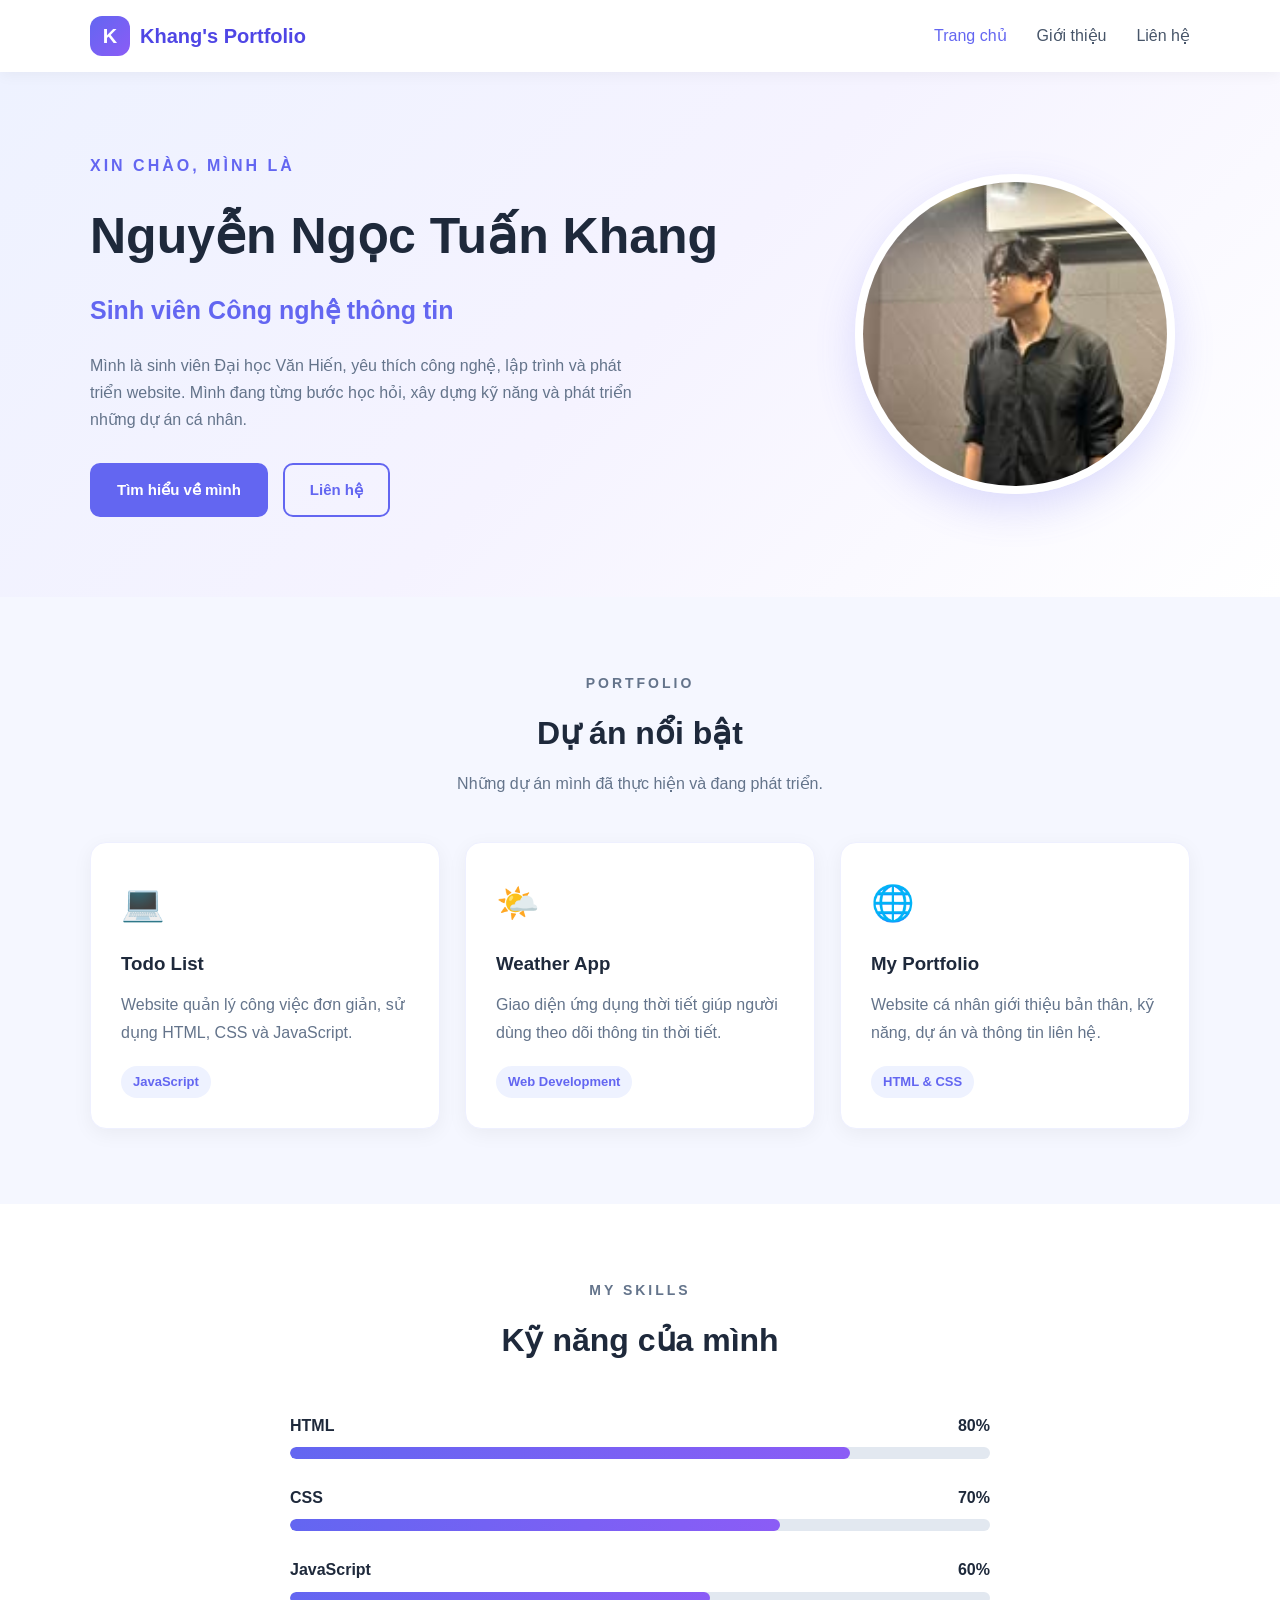
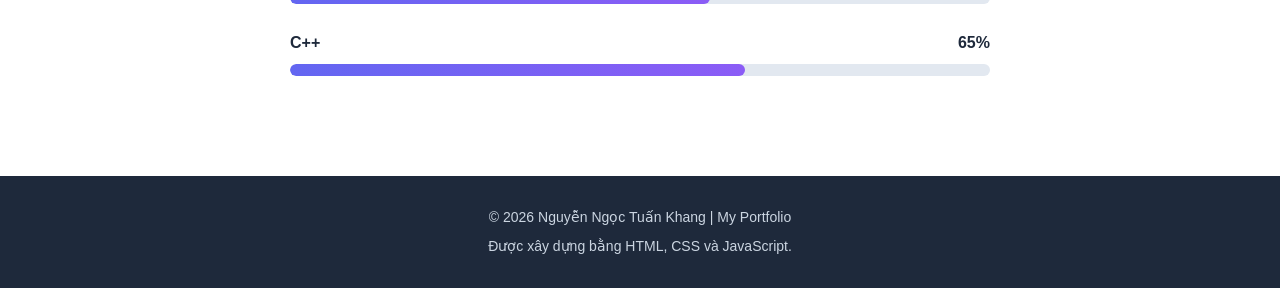
<file: index.html>
<!DOCTYPE html>
<html lang="vi">
<head>
    <meta charset="UTF-8">
    <meta name="viewport" content="width=device-width, initial-scale=1.0">
    <title>Nguyễn Ngọc Tuấn Khang | Portfolio</title>
    <link rel="stylesheet" href="css/style.css">
</head>
<body>

    <nav class="navbar">
        <div class="container nav-container">
            <a href="index.html" class="logo">
                <span class="logo-icon">K</span>
                <span>Khang's Portfolio</span>
            </a>

            <div class="nav-menu">
                <a href="index.html" class="active">Trang chủ</a>
                <a href="about.html">Giới thiệu</a>
                <a href="contact.html">Liên hệ</a>
            </div>
        </div>
    </nav>

    <header class="hero">
        <div class="container hero-container">
            <div class="hero-content">
                <p class="hello">XIN CHÀO, MÌNH LÀ</p>
                <h1>Nguyễn Ngọc Tuấn Khang</h1>
                <h2>Sinh viên Công nghệ thông tin</h2>

                <p class="hero-description">
                    Mình là sinh viên Đại học Văn Hiến,
                    yêu thích công nghệ, lập trình và phát triển website.
                    Mình đang từng bước học hỏi, xây dựng kỹ năng
                    và phát triển những dự án cá nhân.
                </p>

                <div class="hero-buttons">
                    <a href="about.html" class="btn btn-primary">
                        Tìm hiểu về mình
                    </a>

                    <a href="contact.html" class="btn btn-outline">
                        Liên hệ
                    </a>
                </div>
            </div>

            <div class="hero-image">
                <img src="images/avatar.jpg" alt="Nguyễn Ngọc Tuấn Khang">
            </div>
        </div>
    </header>

    <section class="section">
        <div class="container">
            <div class="section-heading">
                <p class="section-subtitle">PORTFOLIO</p>
                <h2>Dự án nổi bật</h2>
                <p>Những dự án mình đã thực hiện và đang phát triển.</p>
            </div>

            <div class="project-grid">
                <div class="project-card">
                    <div class="project-icon">💻</div>
                    <h3>Todo List</h3>
                    <p>
                        Website quản lý công việc đơn giản,
                        sử dụng HTML, CSS và JavaScript.
                    </p>
                    <span class="tag">JavaScript</span>
                </div>

                <div class="project-card">
                    <div class="project-icon">🌤️</div>
                    <h3>Weather App</h3>
                    <p>
                        Giao diện ứng dụng thời tiết giúp
                        người dùng theo dõi thông tin thời tiết.
                    </p>
                    <span class="tag">Web Development</span>
                </div>

                <div class="project-card">
                    <div class="project-icon">🌐</div>
                    <h3>My Portfolio</h3>
                    <p>
                        Website cá nhân giới thiệu bản thân,
                        kỹ năng, dự án và thông tin liên hệ.
                    </p>
                    <span class="tag">HTML & CSS</span>
                </div>
            </div>
        </div>
    </section>

    <section class="section skills-section">
        <div class="container">
            <div class="section-heading">
                <p class="section-subtitle">MY SKILLS</p>
                <h2>Kỹ năng của mình</h2>
            </div>

            <div class="skills">
                <div class="skill">
                    <div class="skill-info">
                        <span>HTML</span>
                        <span>80%</span>
                    </div>
                    <div class="skill-bar">
                        <div class="skill-progress html"></div>
                    </div>
                </div>

                <div class="skill">
                    <div class="skill-info">
                        <span>CSS</span>
                        <span>70%</span>
                    </div>
                    <div class="skill-bar">
                        <div class="skill-progress css"></div>
                    </div>
                </div>

                <div class="skill">
                    <div class="skill-info">
                        <span>JavaScript</span>
                        <span>60%</span>
                    </div>
                    <div class="skill-bar">
                        <div class="skill-progress javascript"></div>
                    </div>
                </div>

                <div class="skill">
                    <div class="skill-info">
                        <span>C++</span>
                        <span>65%</span>
                    </div>
                    <div class="skill-bar">
                        <div class="skill-progress cpp"></div>
                    </div>
                </div>
            </div>
        </div>
    </section>

    <footer class="footer">
        <div class="container">
            <p>© 2026 Nguyễn Ngọc Tuấn Khang | My Portfolio</p>
            <p>Được xây dựng bằng HTML, CSS và JavaScript.</p>
        </div>
    </footer>

    <script src="js/script.js"></script>
</body>
</html>
</file>
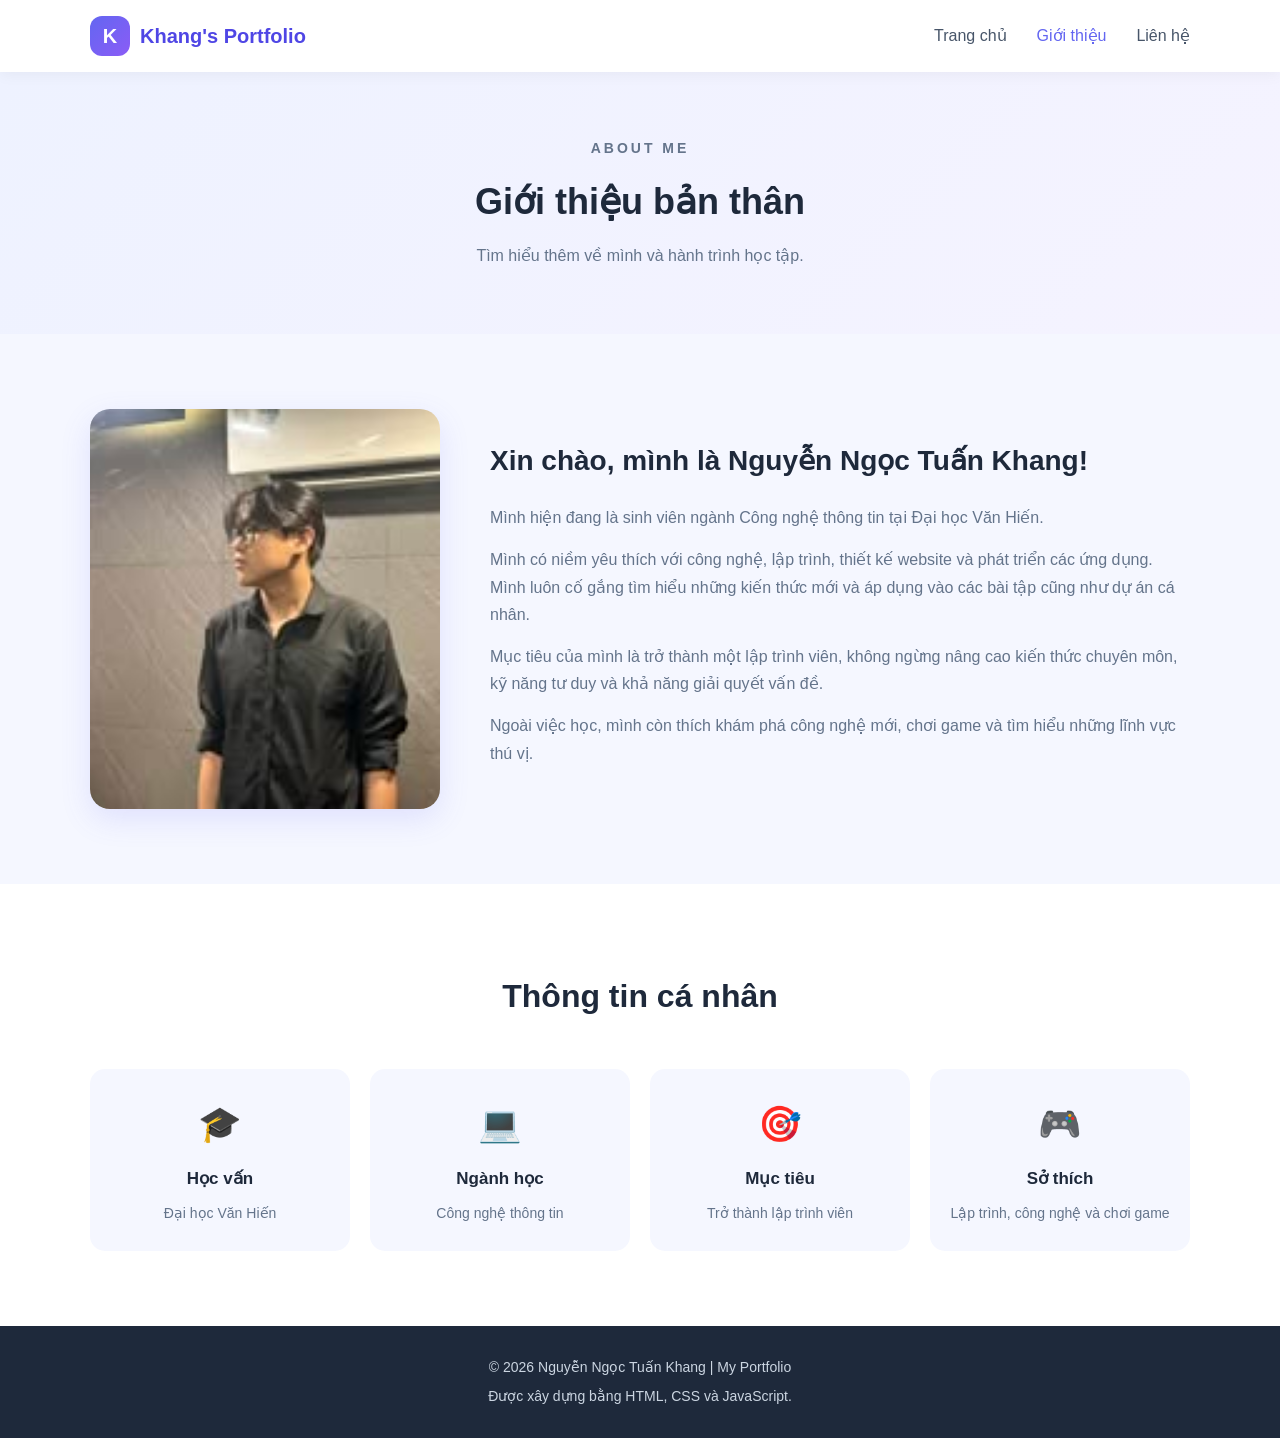
<file: about.html>
<!DOCTYPE html>
<html lang="vi">
<head>
    <meta charset="UTF-8">
    <meta name="viewport" content="width=device-width, initial-scale=1.0">
    <title>Giới thiệu | Nguyễn Ngọc Tuấn Khang</title>
    <link rel="stylesheet" href="css/style.css">
</head>
<body>

    <nav class="navbar">
        <div class="container nav-container">
            <a href="index.html" class="logo">
                <span class="logo-icon">K</span>
                <span>Khang's Portfolio</span>
            </a>

            <div class="nav-menu">
                <a href="index.html">Trang chủ</a>
                <a href="about.html" class="active">Giới thiệu</a>
                <a href="contact.html">Liên hệ</a>
            </div>
        </div>
    </nav>

    <header class="page-header">
        <div class="container">
            <p class="section-subtitle">ABOUT ME</p>
            <h1>Giới thiệu bản thân</h1>
            <p>Tìm hiểu thêm về mình và hành trình học tập.</p>
        </div>
    </header>

    <section class="section">
        <div class="container about-container">
            <div class="about-image">
                <img src="images/avatar.jpg" alt="Nguyễn Ngọc Tuấn Khang">
            </div>

            <div class="about-content">
                <h2>Xin chào, mình là Nguyễn Ngọc Tuấn Khang!</h2>

                <p>
                    Mình hiện đang là sinh viên ngành Công nghệ thông tin
                    tại Đại học Văn Hiến.
                </p>

                <p>
                    Mình có niềm yêu thích với công nghệ, lập trình,
                    thiết kế website và phát triển các ứng dụng.
                    Mình luôn cố gắng tìm hiểu những kiến thức mới
                    và áp dụng vào các bài tập cũng như dự án cá nhân.
                </p>

                <p>
                    Mục tiêu của mình là trở thành một lập trình viên,
                    không ngừng nâng cao kiến thức chuyên môn,
                    kỹ năng tư duy và khả năng giải quyết vấn đề.
                </p>

                <p>
                    Ngoài việc học, mình còn thích khám phá công nghệ mới,
                    chơi game và tìm hiểu những lĩnh vực thú vị.
                </p>
            </div>
        </div>
    </section>

    <section class="section info-section">
        <div class="container">
            <div class="section-heading">
                <h2>Thông tin cá nhân</h2>
            </div>

            <div class="info-grid">
                <div class="info-card">
                    <span class="info-icon">🎓</span>
                    <h3>Học vấn</h3>
                    <p>Đại học Văn Hiến</p>
                </div>

                <div class="info-card">
                    <span class="info-icon">💻</span>
                    <h3>Ngành học</h3>
                    <p>Công nghệ thông tin</p>
                </div>

                <div class="info-card">
                    <span class="info-icon">🎯</span>
                    <h3>Mục tiêu</h3>
                    <p>Trở thành lập trình viên</p>
                </div>

                <div class="info-card">
                    <span class="info-icon">🎮</span>
                    <h3>Sở thích</h3>
                    <p>Lập trình, công nghệ và chơi game</p>
                </div>
            </div>
        </div>
    </section>

    <footer class="footer">
        <div class="container">
            <p>© 2026 Nguyễn Ngọc Tuấn Khang | My Portfolio</p>
            <p>Được xây dựng bằng HTML, CSS và JavaScript.</p>
        </div>
    </footer>

    <script src="js/script.js"></script>
</body>
</html>
</file>
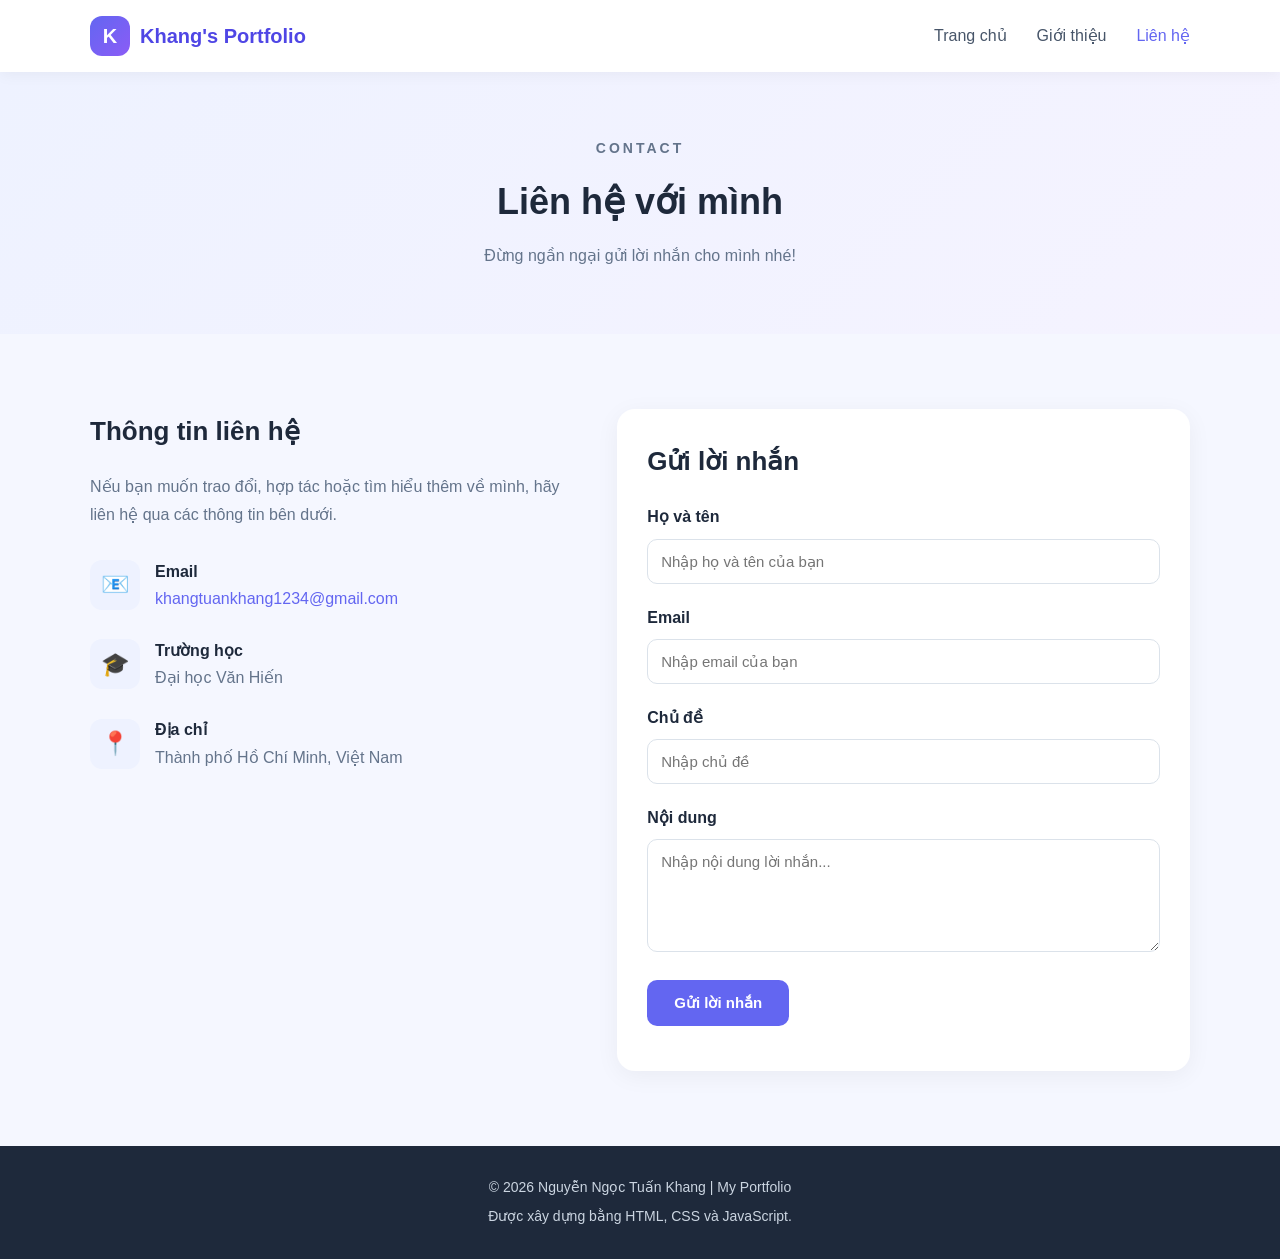
<file: contact.html>
<!DOCTYPE html>
<html lang="vi">
<head>
    <meta charset="UTF-8">
    <meta name="viewport" content="width=device-width, initial-scale=1.0">
    <title>Liên hệ | Nguyễn Ngọc Tuấn Khang</title>
    <link rel="stylesheet" href="css/style.css">
</head>
<body>

    <nav class="navbar">
        <div class="container nav-container">
            <a href="index.html" class="logo">
                <span class="logo-icon">K</span>
                <span>Khang's Portfolio</span>
            </a>

            <div class="nav-menu">
                <a href="index.html">Trang chủ</a>
                <a href="about.html">Giới thiệu</a>
                <a href="contact.html" class="active">Liên hệ</a>
            </div>
        </div>
    </nav>

    <header class="page-header">
        <div class="container">
            <p class="section-subtitle">CONTACT</p>
            <h1>Liên hệ với mình</h1>
            <p>Đừng ngần ngại gửi lời nhắn cho mình nhé!</p>
        </div>
    </header>

    <section class="section">
        <div class="container contact-container">

            <div class="contact-info">
                <h2>Thông tin liên hệ</h2>

                <p>
                    Nếu bạn muốn trao đổi, hợp tác hoặc tìm hiểu
                    thêm về mình, hãy liên hệ qua các thông tin bên dưới.
                </p>

                <div class="contact-item">
                    <span class="contact-icon">📧</span>
                    <div>
                        <h3>Email</h3>
                        <p>
                            <a href="mailto:khangtuankhang1234@gmail.com">
                                khangtuankhang1234@gmail.com
                            </a>
                        </p>
                    </div>
                </div>

                <div class="contact-item">
                    <span class="contact-icon">🎓</span>
                    <div>
                        <h3>Trường học</h3>
                        <p>Đại học Văn Hiến</p>
                    </div>
                </div>

                <div class="contact-item">
                    <span class="contact-icon">📍</span>
                    <div>
                        <h3>Địa chỉ</h3>
                        <p>Thành phố Hồ Chí Minh, Việt Nam</p>
                    </div>
                </div>
            </div>

            <div class="contact-form-box">
                <h2>Gửi lời nhắn</h2>

                <form id="contactForm">
                    <div class="form-group">
                        <label for="name">Họ và tên</label>
                        <input
                            type="text"
                            id="name"
                            name="name"
                            placeholder="Nhập họ và tên của bạn"
                            required
                        >
                    </div>

                    <div class="form-group">
                        <label for="email">Email</label>
                        <input
                            type="email"
                            id="email"
                            name="email"
                            placeholder="Nhập email của bạn"
                            required
                        >
                    </div>

                    <div class="form-group">
                        <label for="subject">Chủ đề</label>
                        <input
                            type="text"
                            id="subject"
                            name="subject"
                            placeholder="Nhập chủ đề"
                            required
                        >
                    </div>

                    <div class="form-group">
                        <label for="message">Nội dung</label>
                        <textarea
                            id="message"
                            name="message"
                            rows="5"
                            placeholder="Nhập nội dung lời nhắn..."
                            required
                        ></textarea>
                    </div>

                    <button type="submit" class="btn btn-primary">
                        Gửi lời nhắn
                    </button>

                    <p id="formMessage"></p>
                </form>
            </div>

        </div>
    </section>

    <footer class="footer">
        <div class="container">
            <p>© 2026 Nguyễn Ngọc Tuấn Khang | My Portfolio</p>
            <p>Được xây dựng bằng HTML, CSS và JavaScript.</p>
        </div>
    </footer>

    <script src="js/script.js"></script>
</body>
</html>
</file>
<file: css/style.css>
* {
    margin: 0;
    padding: 0;
    box-sizing: border-box;
}

html {
    scroll-behavior: smooth;
}

body {
    font-family: "Segoe UI", Arial, sans-serif;
    line-height: 1.7;
    background: #f5f7ff;
    color: #1e293b;
}

a {
    text-decoration: none;
    color: inherit;
}

img {
    max-width: 100%;
    display: block;
}

.container {
    width: 90%;
    max-width: 1100px;
    margin: 0 auto;
}

.navbar {
    background: white;
    padding: 16px 0;
    box-shadow: 0 2px 15px rgba(0, 0, 0, 0.05);
    position: sticky;
    top: 0;
    z-index: 100;
}

.nav-container {
    display: flex;
    justify-content: space-between;
    align-items: center;
}

.logo {
    display: flex;
    align-items: center;
    gap: 10px;
    font-size: 20px;
    font-weight: bold;
    color: #4f46e5;
}

.logo-icon {
    width: 40px;
    height: 40px;
    background: linear-gradient(135deg, #6366f1, #8b5cf6);
    color: white;
    display: flex;
    justify-content: center;
    align-items: center;
    border-radius: 12px;
    font-size: 20px;
}

.nav-menu {
    display: flex;
    gap: 30px;
    align-items: center;
}

.nav-menu a {
    color: #475569;
    font-weight: 500;
    transition: 0.3s;
}

.nav-menu a:hover,
.nav-menu a.active {
    color: #6366f1;
}

.hero {
    background: linear-gradient(135deg, #eef2ff, #f5f3ff, #ffffff);
    padding: 80px 0;
}

.hero-container {
    display: flex;
    justify-content: space-between;
    align-items: center;
    gap: 50px;
}

.hero-content {
    flex: 1;
}

.hello {
    color: #6366f1;
    font-weight: bold;
    letter-spacing: 3px;
    margin-bottom: 15px;
}

.hero h1 {
    font-size: 50px;
    color: #1e293b;
    margin-bottom: 10px;
}

.hero h2 {
    color: #6366f1;
    font-size: 25px;
    margin-bottom: 20px;
}

.hero-description {
    color: #64748b;
    max-width: 550px;
    margin-bottom: 30px;
}

.hero-buttons {
    display: flex;
    gap: 15px;
    flex-wrap: wrap;
}

.hero-image {
    flex: 0 0 350px;
    display: flex;
    justify-content: center;
}

.hero-image img {
    width: 320px;
    height: 320px;
    object-fit: cover;
    object-position: center;
    border-radius: 50%;
    border: 8px solid white;
    box-shadow: 0 15px 40px rgba(99, 102, 241, 0.2);
}

.btn {
    display: inline-block;
    padding: 12px 25px;
    border-radius: 10px;
    font-weight: 600;
    transition: 0.3s;
    cursor: pointer;
    border: 2px solid transparent;
    font-size: 15px;
}

.btn-primary {
    background: #6366f1;
    color: white;
}

.btn-primary:hover {
    background: #4f46e5;
    transform: translateY(-3px);
}

.btn-outline {
    border-color: #6366f1;
    color: #6366f1;
}

.btn-outline:hover {
    background: #6366f1;
    color: white;
}

.section {
    padding: 75px 0;
}

.section-heading {
    text-align: center;
    margin-bottom: 45px;
}

.section-heading h2 {
    font-size: 32px;
    margin: 10px 0;
    color: #1e293b;
}

.section-heading p {
    color: #64748b;
}

.section-subtitle {
    color: #6366f1;
    font-weight: bold;
    letter-spacing: 3px;
    font-size: 14px;
}

.project-grid {
    display: grid;
    grid-template-columns: repeat(3, 1fr);
    gap: 25px;
}

.project-card {
    background: white;
    padding: 30px;
    border-radius: 16px;
    box-shadow: 0 5px 20px rgba(0, 0, 0, 0.05);
    transition: 0.3s;
    border: 1px solid #eef0ff;
}

.project-card:hover {
    transform: translateY(-8px);
    box-shadow: 0 12px 30px rgba(99, 102, 241, 0.12);
}

.project-icon {
    font-size: 35px;
    margin-bottom: 15px;
}

.project-card h3 {
    margin-bottom: 12px;
    color: #1e293b;
}

.project-card p {
    color: #64748b;
    margin-bottom: 20px;
}

.tag {
    display: inline-block;
    background: #eef2ff;
    color: #6366f1;
    padding: 5px 12px;
    border-radius: 20px;
    font-size: 13px;
    font-weight: 600;
}

.skills-section {
    background: white;
}

.skills {
    max-width: 700px;
    margin: auto;
}

.skill {
    margin-bottom: 25px;
}

.skill-info {
    display: flex;
    justify-content: space-between;
    margin-bottom: 8px;
    font-weight: 600;
}

.skill-bar {
    height: 12px;
    background: #e2e8f0;
    border-radius: 20px;
    overflow: hidden;
}

.skill-progress {
    height: 100%;
    border-radius: 20px;
    background: linear-gradient(90deg, #6366f1, #8b5cf6);
}

.html {
    width: 80%;
}

.css {
    width: 70%;
}

.javascript {
    width: 60%;
}

.cpp {
    width: 65%;
}

.page-header {
    text-align: center;
    padding: 65px 20px;
    background: linear-gradient(135deg, #eef2ff, #f5f3ff);
}

.page-header h1 {
    font-size: 36px;
    margin: 10px 0;
}

.page-header p {
    color: #64748b;
}

.about-container {
    display: flex;
    align-items: center;
    gap: 50px;
}

.about-image {
    flex: 0 0 350px;
}

.about-image img {
    width: 350px;
    height: 400px;
    object-fit: cover;
    object-position: center;
    border-radius: 20px;
    box-shadow: 0 10px 30px rgba(99, 102, 241, 0.15);
}

.about-content {
    flex: 1;
}

.about-content h2 {
    font-size: 28px;
    margin-bottom: 20px;
}

.about-content p {
    color: #64748b;
    margin-bottom: 15px;
}

.info-section {
    background: white;
}

.info-grid {
    display: grid;
    grid-template-columns: repeat(4, 1fr);
    gap: 20px;
}

.info-card {
    text-align: center;
    padding: 25px 15px;
    background: #f5f7ff;
    border-radius: 15px;
    transition: 0.3s;
}

.info-card:hover {
    transform: translateY(-5px);
}

.info-icon {
    font-size: 35px;
    display: block;
    margin-bottom: 12px;
}

.info-card h3 {
    margin-bottom: 8px;
    font-size: 17px;
}

.info-card p {
    color: #64748b;
    font-size: 14px;
}

.contact-container {
    display: grid;
    grid-template-columns: 1fr 1.2fr;
    gap: 50px;
}

.contact-info h2,
.contact-form-box h2 {
    margin-bottom: 20px;
    font-size: 26px;
}

.contact-info > p {
    color: #64748b;
    margin-bottom: 30px;
}

.contact-item {
    display: flex;
    align-items: center;
    gap: 15px;
    margin-bottom: 25px;
}

.contact-icon {
    width: 50px;
    height: 50px;
    background: #eef2ff;
    border-radius: 12px;
    display: flex;
    justify-content: center;
    align-items: center;
    font-size: 23px;
}

.contact-item h3 {
    font-size: 16px;
}

.contact-item p {
    color: #64748b;
}

.contact-item a {
    color: #6366f1;
    transition: 0.3s;
}

.contact-item a:hover {
    color: #4f46e5;
    text-decoration: underline;
}

.contact-form-box {
    background: white;
    padding: 30px;
    border-radius: 18px;
    box-shadow: 0 5px 25px rgba(0, 0, 0, 0.05);
}

.form-group {
    margin-bottom: 20px;
}

.form-group label {
    display: block;
    font-weight: 600;
    margin-bottom: 8px;
}

.form-group input,
.form-group textarea {
    width: 100%;
    padding: 13px;
    border: 1px solid #dbe2ea;
    border-radius: 10px;
    font-family: inherit;
    font-size: 15px;
    outline: none;
    transition: 0.3s;
}

.form-group input:focus,
.form-group textarea:focus {
    border-color: #6366f1;
    box-shadow: 0 0 0 3px rgba(99, 102, 241, 0.1);
}

.form-group textarea {
    resize: vertical;
}

#formMessage {
    margin-top: 15px;
    color: #16a34a;
    font-weight: 600;
}

.footer {
    background: #1e293b;
    color: white;
    text-align: center;
    padding: 25px 15px;
}

.footer p {
    font-size: 14px;
    color: #cbd5e1;
    margin: 5px 0;
}

@media (max-width: 900px) {
    .hero-container {
        flex-direction: column-reverse;
        text-align: center;
    }

    .hero-description {
        margin-left: auto;
        margin-right: auto;
    }

    .hero-buttons {
        justify-content: center;
    }

    .project-grid {
        grid-template-columns: repeat(2, 1fr);
    }

    .about-container {
        flex-direction: column;
        text-align: center;
    }

    .about-image {
        flex-basis: auto;
    }

    .info-grid {
        grid-template-columns: repeat(2, 1fr);
    }

    .contact-container {
        grid-template-columns: 1fr;
    }
}

@media (max-width: 500px) {
    .navbar {
        padding: 12px 0;
    }

    .nav-container {
        flex-direction: column;
        gap: 15px;
    }

    .nav-menu {
        gap: 18px;
        flex-wrap: wrap;
        justify-content: center;
    }

    .nav-menu a {
        font-size: 14px;
    }

    .hero {
        padding: 50px 0;
    }

    .hero h1 {
        font-size: 35px;
    }

    .hero h2 {
        font-size: 20px;
    }

    .hero-image img {
        width: 230px;
        height: 230px;
    }

    .section {
        padding: 50px 0;
    }

    .section-heading h2 {
        font-size: 26px;
    }

    .project-grid {
        grid-template-columns: 1fr;
    }

    .project-card {
        padding: 25px;
    }

    .page-header h1 {
        font-size: 28px;
    }

    .about-image img {
        width: 260px;
        height: 300px;
    }

    .info-grid {
        grid-template-columns: 1fr;
    }

    .contact-form-box {
        padding: 20px;
    }

    .hero-buttons .btn {
        width: 100%;
        text-align: center;
    }
}
</file>
